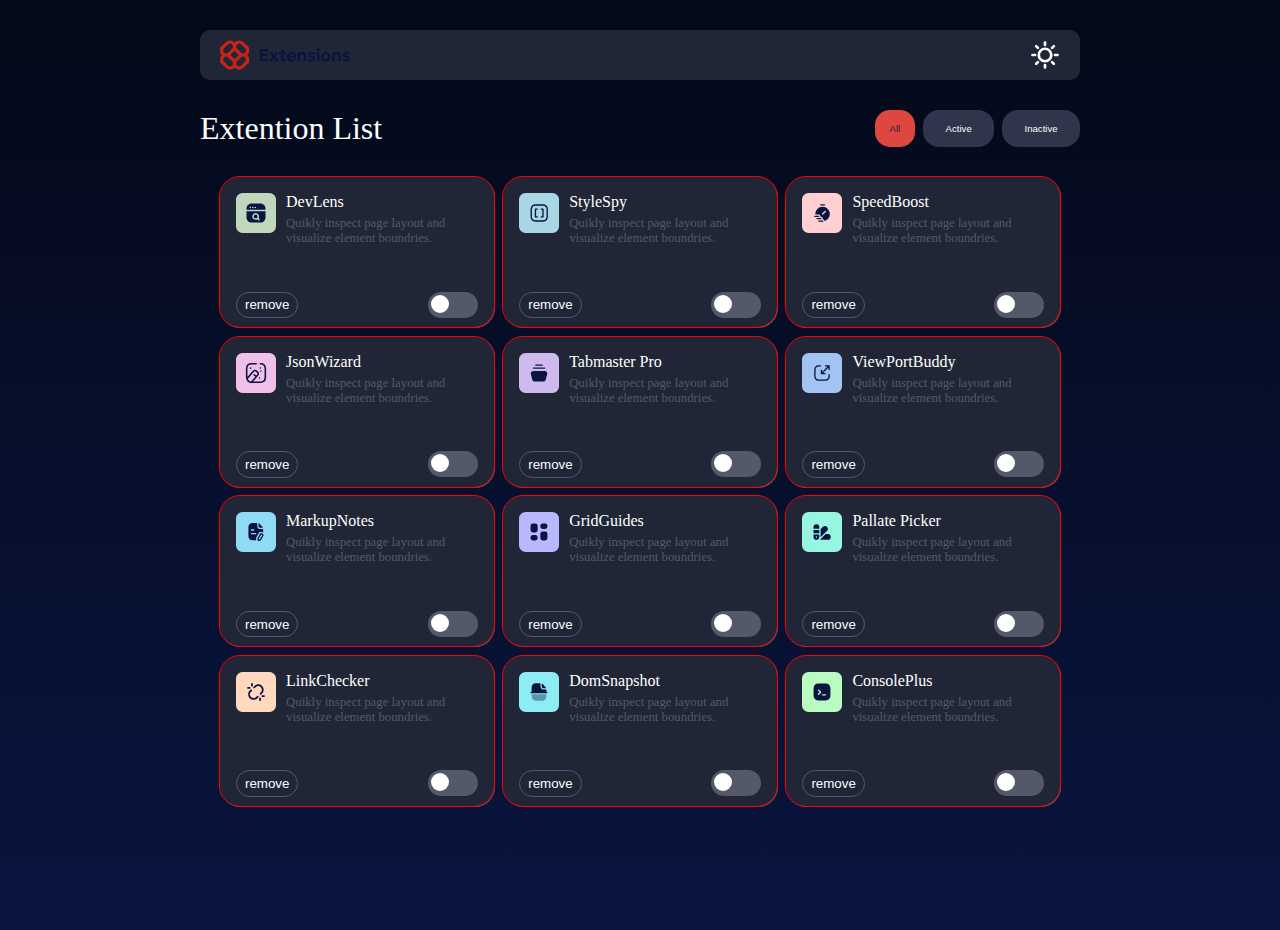
<file: index.html>
<!DOCTYPE html>
<html lang="en">
<head>
  <meta charset="UTF-8">
  <meta name="viewport" content="width=device-width, initial-scale=1.0">
  <title>Document</title> 
  <link rel="stylesheet" href="/css/style.css">
  <link rel="stylesheet" href="/css/utility.css">
</head>
<body> 


   <div class="container mt"> 
       <div class="extention py px ">
            <img src="/assets/images/logo.svg" alt="logo" class="logo"> 
            <img src="/assets/images/icon-sun.svg" alt="" class="mode-toggle">
      </div> 
      <div class="nav mt">
         <h1>Extention List</h1> 
         <div class="nav-cta"> 
         <button class="cta-all">All</button>
         <button class="cta-active js-cta-active">Active</button>
         <button class="cta-inactive">Inactive</button> 
         </div>
      </div> 

         <div class="grid-container mt px">
            <div class=" card"> 
               <div class=" dev-lens">
                  <img src="/assets/images/logo-devlens.svg" alt=""> 
                  <div class="lens"> 
                     <h2>DevLens</h2> 
                     <p>Quikly inspect page layout and visualize element boundries.</p>
                  </div>  
               </div>
             <div class="toggle-wrapper ">
               <button class="cta-remove">remove</button> 
                  <!-- Toggle Switch -->
                  <label class="toggle-switch">
                  <input type="checkbox" class="js-checkbox">
                  <span class="slider"></span>
                  </label>
             </div>
          </div>
            <div class="card">
                 <div class=" dev-lens">
                     <img src="/assets/images/logo-style-spy.svg" alt=""> 
                     <div class="lens"> 
                        <h2>StyleSpy</h2> 
                        <p>Quikly inspect page layout and visualize element boundries.</p>
                     </div>  
                 </div>
               <div class="toggle-wrapper ">
                  <button class="cta-remove">remove</button> 
                     <!-- Toggle Switch -->
                     <label class="toggle-switch js-toggle-switch">
                     <input type="checkbox" class="js-checkbox">
                     <span class="slider"></span>
                     </label>
               </div>
            </div>
             <div class="card">
                 <div class=" dev-lens">
                     <img src="/assets/images/logo-speed-boost.svg" alt=""> 
                     <div class="lens"> 
                        <h2>SpeedBoost</h2> 
                        <p>Quikly inspect page layout and visualize element boundries.</p>
                     </div>  
                 </div>
               <div class="toggle-wrapper ">
                  <button class="cta-remove">remove</button> 
                     <!-- Toggle Switch -->
                     <label class="toggle-switch">
                     <input type="checkbox" class="js-checkbox">
                     <span class="slider"></span>
                     </label>
               </div>
            </div>
            <div class="card">
                 <div class=" dev-lens">
                     <img src="/assets/images/logo-json-wizard.svg" alt=""> 
                     <div class="lens"> 
                        <h2>JsonWizard</h2> 
                        <p>Quikly inspect page layout and visualize element boundries.</p>
                     </div>  
                 </div>
               <div class="toggle-wrapper ">
                  <button class="cta-remove">remove</button> 
                     <!-- Toggle Switch -->
                     <label class="toggle-switch">
                     <input type="checkbox" class="js-checkbox">
                     <span class="slider"></span>
                     </label>
               </div>
            </div>
           <div class="card">
                 <div class=" dev-lens">
                     <img src="/assets/images/logo-tab-master-pro.svg" alt=""> 
                     <div class="lens"> 
                        <h2>Tabmaster Pro</h2> 
                        <p>Quikly inspect page layout and visualize element boundries.</p>
                     </div>  
                 </div>
               <div class="toggle-wrapper ">
                  <button class="cta-remove">remove</button> 
                     <!-- Toggle Switch -->
                     <label class="toggle-switch">
                     <input type="checkbox" class="js-checkbox">
                     <span class="slider"></span>
                     </label>
               </div>
            </div>
           <div class="card">
                 <div class=" dev-lens">
                     <img src="/assets/images/logo-viewport-buddy.svg" alt=""> 
                     <div class="lens"> 
                        <h2>ViewPortBuddy</h2> 
                        <p>Quikly inspect page layout and visualize element boundries.</p>
                     </div>  
                 </div>
               <div class="toggle-wrapper ">
                  <button class="cta-remove">remove</button> 
                     <!-- Toggle Switch -->
                     <label class="toggle-switch">
                     <input type="checkbox" class="js-checkbox">
                     <span class="slider"></span>
                     </label>
               </div>
            </div>
          <div class="card">
                 <div class=" dev-lens">
                     <img src="/assets/images/logo-markup-notes.svg" alt=""> 
                     <div class="lens"> 
                        <h2>MarkupNotes</h2> 
                        <p>Quikly inspect page layout and visualize element boundries.</p>
                     </div>  
                 </div>
               <div class="toggle-wrapper ">
                  <button class="cta-remove">remove</button> 
                     <!-- Toggle Switch -->
                     <label class="toggle-switch">
                     <input type="checkbox" class="js-checkbox">
                     <span class="slider"></span>
                     </label>
               </div>
            </div>
           <div class="card">
                 <div class=" dev-lens">
                     <img src="/assets/images/logo-grid-guides.svg" alt=""> 
                     <div class="lens"> 
                        <h2>GridGuides</h2> 
                        <p>Quikly inspect page layout and visualize element boundries.</p>
                     </div>  
                 </div>
               <div class="toggle-wrapper ">
                  <button class="cta-remove">remove</button> 
                     <!-- Toggle Switch -->
                     <label class="toggle-switch">
                     <input type="checkbox" class="js-checkbox">
                     <span class="slider"></span>
                     </label>
               </div>
            </div>
            <div class="card">
                 <div class=" dev-lens">
                     <img src="/assets/images/logo-palette-picker.svg" alt=""> 
                     <div class="lens"> 
                        <h2>Pallate Picker</h2> 
                        <p>Quikly inspect page layout and visualize element boundries.</p>
                     </div>  
                 </div>
               <div class="toggle-wrapper ">
                  <button class="cta-remove">remove</button> 
                     <!-- Toggle Switch -->
                     <label class="toggle-switch">
                     <input type="checkbox" class="js-checkbox">
                     <span class="slider"></span>
                     </label>
               </div>
            </div>
            <div class="card">
                 <div class=" dev-lens">
                     <img src="/assets/images/logo-link-checker.svg" alt=""> 
                     <div class="lens"> 
                        <h2>LinkChecker</h2> 
                        <p>Quikly inspect page layout and visualize element boundries.</p>
                     </div>  
                 </div>
               <div class="toggle-wrapper ">
                  <button class="cta-remove">remove</button> 
                     <!-- Toggle Switch -->
                     <label class="toggle-switch">
                     <input type="checkbox" class="js-checkbox">
                     <span class="slider"></span>
                     </label>
               </div>
            </div>
             <div class="card">
                 <div class=" dev-lens">
                     <img src="/assets/images/logo-dom-snapshot.svg" alt=""> 
                     <div class="lens"> 
                        <h2>DomSnapshot</h2> 
                        <p>Quikly inspect page layout and visualize element boundries.</p>
                     </div>  
                 </div>
               <div class="toggle-wrapper ">
                  <button class="cta-remove">remove</button> 
                     <!-- Toggle Switch -->
                     <label class="toggle-switch">
                     <input type="checkbox" class="js-checkbox">
                     <span class="slider"></span>
                     </label>
               </div>
            </div>
        <div class="card">
                 <div class=" dev-lens">
                     <img src="/assets/images/logo-console-plus.svg" alt=""> 
                     <div class="lens"> 
                        <h2>ConsolePlus</h2> 
                        <p>Quikly inspect page layout and visualize element boundries.</p>
                     </div>  
                 </div>
               <div class="toggle-wrapper ">
                  <button class="cta-remove">remove</button> 
                     <!-- Toggle Switch -->
                     <label class="toggle-switch">
                     <input type="checkbox" class="js-checkbox">
                     <span class="slider"></span>
                     </label>
               </div>
            </div>
     </div>
 </div>
   
  



<script src="/scripts/script.js"></script>
</body>
</html>
</file>
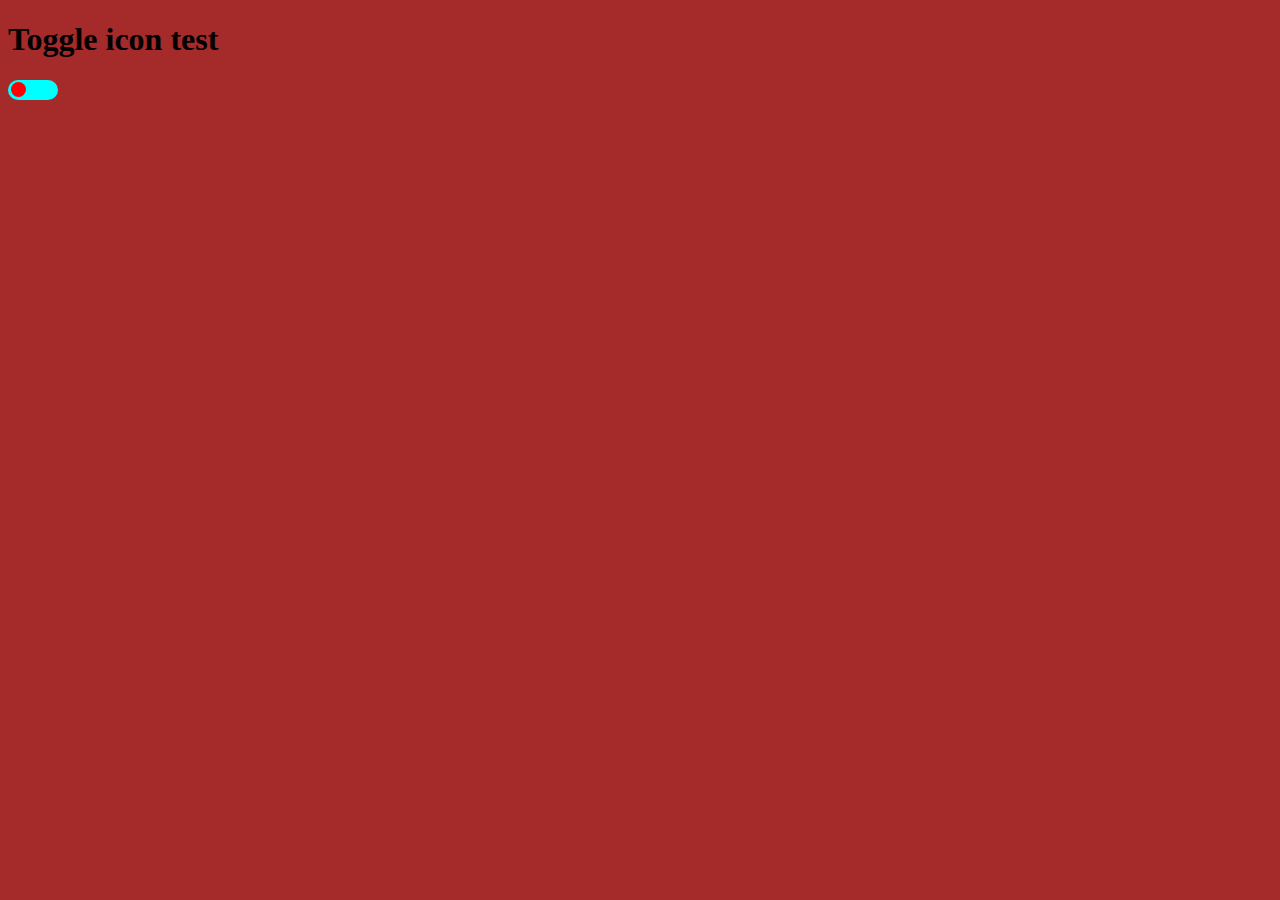
<file: test.html>
<!DOCTYPE html>
<html lang="en">
<head>
  <meta charset="UTF-8">
  <meta name="viewport" content="width=device-width, initial-scale=1.0">
  <title>Document</title> 
  <link rel="stylesheet" href="/css/test.css">
</head>
<body>  

  <h1>Toggle icon test</h1> 
  <label class="toggle-switch">  
    <input type="checkbox"> 
    <span class="slider"></span>
  </label>
  
</body>
</html>
</file>
<file: css/style.css>
*{
  box-sizing: border-box; 
  padding: 0; 
  margin: 0;
}

html{
  font-size: 16px
} 

body{ 
  background-image: linear-gradient(180deg, #040918 0%, #091540 100%);
  min-height: 100vh; 
  color: white; 
  padding:0 5rem;
}

.extention{ 
  max-width: 55rem; 
  height: 50px; 
  margin: 0 auto; 
  border-radius: 10px;   
  background-color: hsl(226, 25%, 17%);
  display: flex; 
  justify-content: space-between; 
  /* padding: 10px 20px; */
}  

.mode-toggle{ 
  cursor: pointer;
}

.nav{ 
  display: flex;  
  justify-content: space-between; 
  max-width: 55rem;
  margin: 0 auto;

} 

.nav>h1{ 
  font-size: 2rem; 
  color: hsl(200, 60%, 99%); 
  font-weight: 400;
}

.nav-cta{  
    gap: 0.5rem; 
    display: flex;
} 

.cta-all{ 
  padding: 0.5px 15px; 
  border-radius: 15px; 
  text-align: center; 
  border-style: none ;
  font-size: 0.6rem;
  background-color: hsl(3, 71%, 56%); 
  color: hsl(226, 25%, 17%); 
  cursor: pointer;
} 

.cta-active,.cta-inactive{ 
  padding: 0rem 1.4rem; 
  border-radius: 1rem; 
  font-size: 0.6rem; 
  background-color: hsl(225, 23%, 24%); 
  border-style: none; 
  cursor: pointer;
  color: hsl(200, 60%, 99%);
} 

.grid-container{ 
  display: grid; 
  grid-template-columns: repeat(3,1fr); 
  grid-template-rows: repeat(4,1fr); 
  width: 100%;  
  grid-gap: 0.6rem;  
  max-width: 55rem;   
  padding-bottom: 3rem;   
  margin: 0 auto;
  /* padding: 0 3rem 3rem 3rem; */
}  

.dev-lens{ 
  display: flex;  
  gap: 10px;
  justify-content: center; 
  align-items: flex-start; 
  padding: 1rem 1rem;  
  font-size: 0.7rem;
  
}  

.dev-lens p{
  font-size: 0.8rem; 
  color: hsl(226, 11%, 37%);
}

.lens{ 
  display: flex; 
  flex-direction: column; 
  gap: 5px;
} 

h2{ 
  font-size: 1rem; 
  font-weight: 500;
}
.dev-lens>img{ 
  width: 40px;
}


.toggle-wrapper{ 
  display: flex;
   justify-content: space-between;  
    padding: 0 1rem 1rem 1rem;   
    margin-top: 1.852rem;
} 

.cta-remove{
  padding:0.3rem 0.5rem; 
  border-radius: 20px; 
  color: hsl(200, 60%, 99%); 
  border: 1px solid hsl(226, 11%, 37%); 
  background-color: transparent; 
  cursor: pointer;
}


/* The track */
.toggle-switch {
  position: relative;
  display: inline-block;
  width: 50px;
  height: 26px;
}

/* Hide the default checkbox */
.toggle-switch input {
  opacity: 0;
  width: 0;
  height: 0;
}

/* The slider (track background) */
.slider {
  position: absolute;
  cursor: pointer;
  top: 0;
  left: 0;
  right: 0;
  bottom: 0;
  background-color:hsl(226, 11%, 37%);
  transition: 0.4s;
  border-radius: 34px;
}

/* The knob */
.slider::before {
  position: absolute;
  content: "";
  height: 18px;
  width: 18px;
  left: 3px;
  top: 3px;
  background-color: white;
  transition: 0.4s;
  border-radius: 50%;
}

/* Checked state (track + knob) */
.toggle-switch input:checked + .slider {
  background-color: hsl(3, 86%, 64%);
}

.toggle-switch input:checked + .slider::before {
  transform: translateX(24px);
}  


/* thememode */ 

.dark-mode{ 
  color:  hsl(200, 60%, 99%);
  /* font-weight: 600; */
  
}

.cta-dark-mode{ 
  color: hsl(200, 60%, 99%);
}

.light-mode{ 
  color:hsl(227, 75%, 14%);
  /* font-weight: 600; */
  
}

.cta-light-mode{ 
  color:hsl(227, 75%, 14%) ;
}  
.is-hidden { 
  display: none ;
}



@media (max-width:980px) { 
  .toggle-wrapper{
    margin-top: 1rem;
  }
  
}
@media (max-width:815px) { 
    .grid-container{ 
      grid-template-columns: repeat(2, 1fr);
    }
}
@media (max-width:620px) { 
    .grid-container{ 
      grid-template-columns:1fr;
    } 

    .nav{ 
      flex-direction: column;  
      align-items: center; 
      gap: 1rem;
    } 

    .cta-active,.cta-inactive{ 
      padding: 0.7rem 1rem; 
      border-radius: 9999px;
    } 

    .cta-all{
        padding: 0.7rem 1rem; 
        border-radius: 9999px;
    } 

    .card{ 
      margin: auto;
    }
}

@media (max-width:400px) {   

     body{ 
     padding: 0 3rem; 
     /* width: fit-content; */
    
     } 

  
     .cta-active,.cta-inactive{ 
      padding: 0rem 0.6rem; 
      border-radius: 9999px;
    } 

    .cta-all{
        padding: 0.8rem 1rem; 
        border-radius: 9999px;
    } 

    .nav>h1{ 
      font-size: 2.5rem;
    }  
    .extention{
      width: 100%
    }

   .logo{ 
    /* width: 80px; */
    max-width: 100px;
   } 

   .mode-toggle{ 
    width: 50pxpx;


   } 

   .card{ 
    margin: 0 auto; 
    width: 100%; 
    /* width: 1000px; */
   }
  
}

/* i have 12 grid items, i then specify  the grid template row as 3fr, 1fr, 1fr,1fr. how does the grid layout manage it? how come i the items are not shared into 4rows as specified? how the browser get the fr in px? */
</file>
<file: css/utility.css>
.container{
  max-width: 75rem; 
  margin: 0 auto; 
  padding-left: 1.25rem;
  padding-right: 1.25rem;
} 

.py {
  padding-top: 0.625em;
  padding-bottom: 0.625em;
}

.px {
  padding-left: 1.25rem;
  padding-right: 1.25rem;
} 

.mt{ 
   margin-top: 1.875rem; 
}  

.card{ 
  width: 100%;   
  max-width: 18rem; 
  height: 150px; 
  background-color:hsl(226, 25%, 17%); 
  border-radius: 20px;  
  box-shadow: 1px 1px hsl(226, 11%, 37%) ; 
  outline: 1px solid red; 
  transition: 0.2s;
} 


.card:hover {
  transform: scale(1.02);
}

@media (max-width:400px){  
  .container{  
    padding-right: 0;  
  padding-left: 0; 
} 

body{ 
  padding: 0 1.5rem;
}
}
</file>
<file: css/test.css>
body{
  background-color: brown;
} 

.toggle-switch{
  width: 50px;
  height: 20px;  
  display: inline-block;
  background-color: aqua; 
  border-radius: 15px; 
  position: relative; 
   cursor: pointer;


} 

.slider{ 
  position: absolute; 
  min-width: 15px; 
  min-height: 15px; 
  background-color: red; 
   border-radius: 50%; 
   top: 2.5px;
   left: 2.5px; 
     transition: 0.4s; 

    
  /* transform: translate(-50%,-50%);   */
  /* top: 50%;  */
  /* left: 50%; */
  /* left: 0; */
  /* bottom: 0; */
  /* margin: auto 0; */
}  

input:checked +.slider{ 
  background-color: black; 
  transform: translate(30px); 
} 

input:checked .toggle-switch{
  background-color: blue;
}

.toggle-switch input{ 
  opacity: 0;
}
</file>
